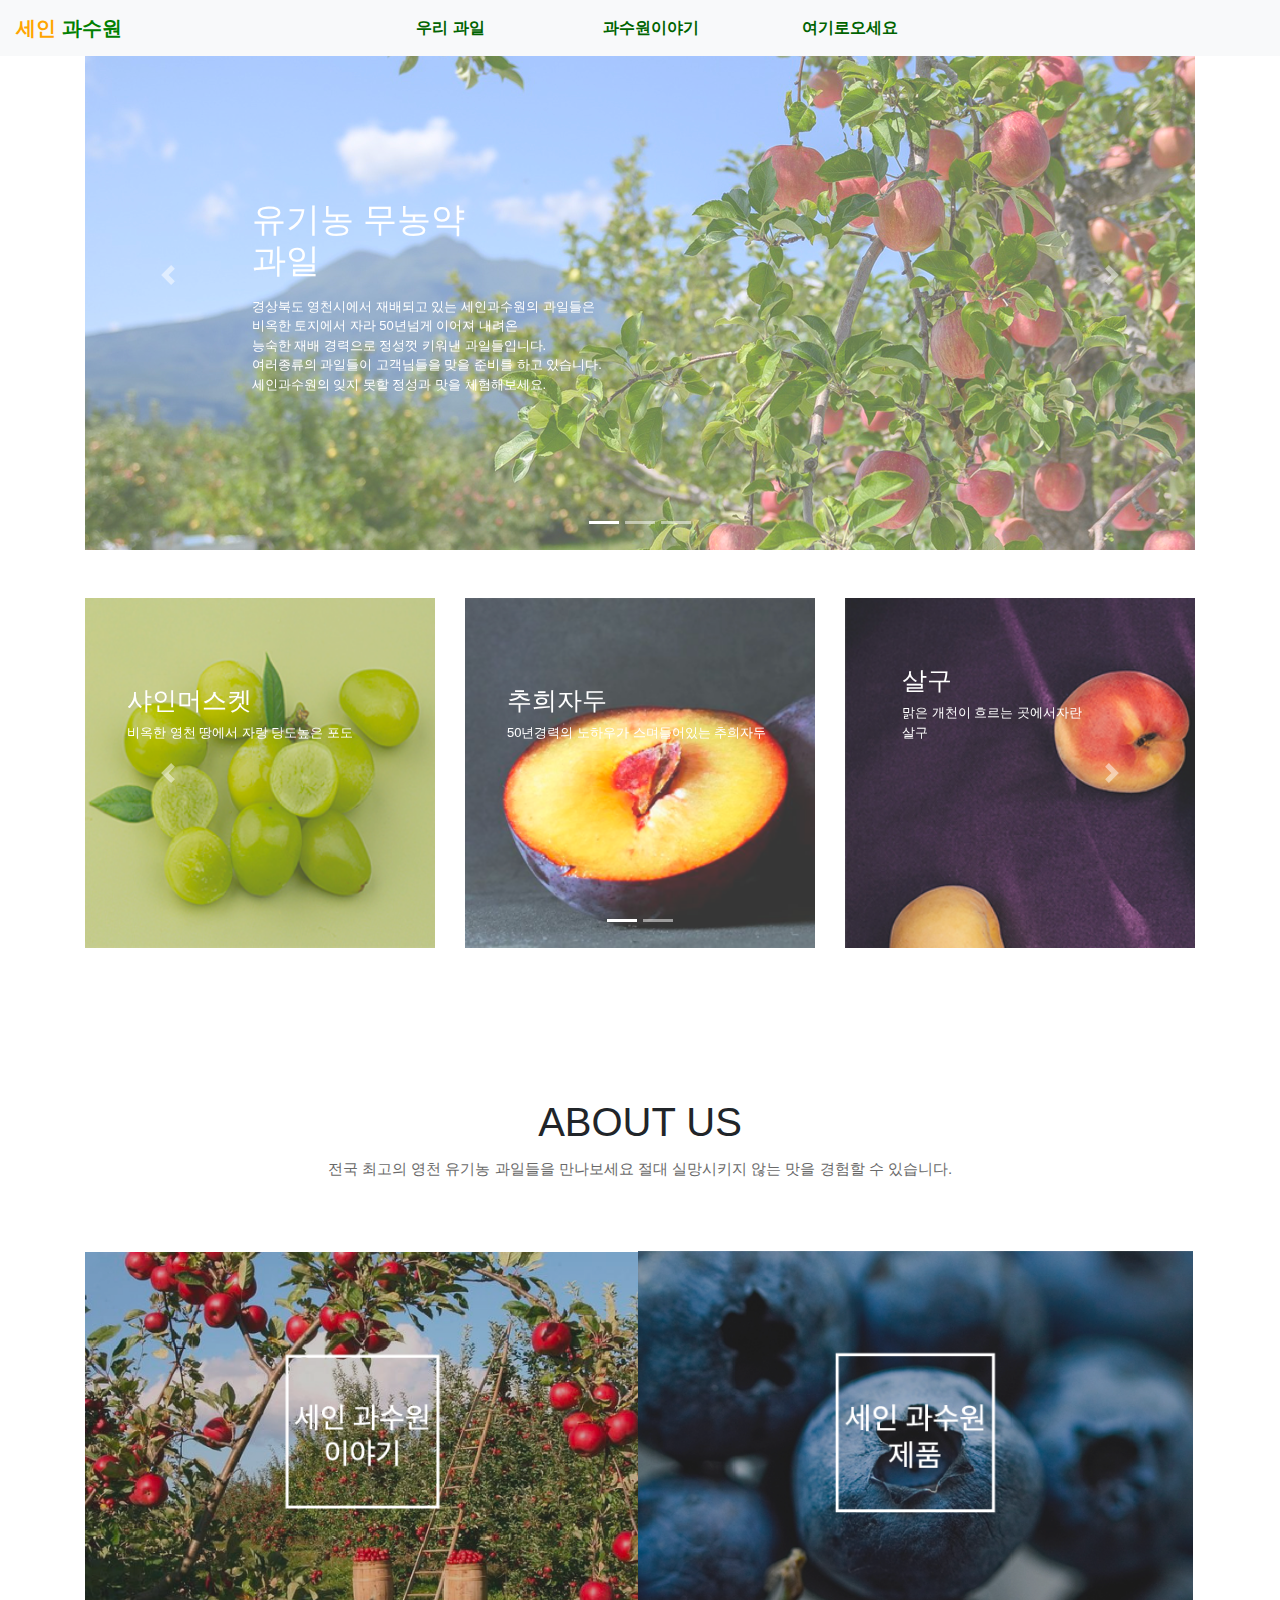
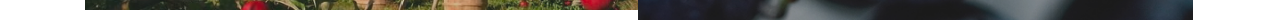
<file: fruit/index.html>
<!doctype html>
<html>
<head>
<meta charset="UTF-8">
<meta http-equiv="X-UA-Compatible" content="IE=edge">
<meta name="viewport" content="width=device-width, initial-scale=1.0">
<title>fruit</title>
<link href="../css/bootstrap-4.4.1.css" rel="stylesheet" type="text/css">
<link href="style.css" rel="stylesheet">
	
</head>
<body>
<div class="container-fluid">
  <div class="container">
    <nav class="navbar navbar-expand-lg navbar-light bg-light fixed-top"> <a class="navbar-brand" href="#">
  <span style="color: orange; font-weight: bold;">세인</span>
  <span style="color: green; font-weight: bold;">과수원</span>
</a>


      <button class="navbar-toggler" type="button" data-toggle="collapse" data-target="#navbarSupportedContent1" aria-controls="navbarSupportedContent1" aria-expanded="false" aria-label="Toggle navigation"> <span class="navbar-toggler-icon"></span></button>
    
<div class="collapse navbar-collapse" id="navbarSupportedContent1" style="text-align: center; font-weight: bold; margin-right: 70px">
  <ul class="navbar-nav mx-auto">
    
    <li class="nav-item active" style="margin-right: 90px"> <a class="nav-link" href="shop.html" style=color:darkgreen;>우리 과일&nbsp; <span class="sr-only">(current)</span></a></li>
    <li class="nav-item active" style="margin-right: 70px"> <a class="nav-link" href="photo.html" style=color:darkgreen;>과수원이야기&nbsp;&nbsp; <span class="sr-only">(current)</span></a></li>
    <li class="nav-item active"> <a class="nav-link" href="here.html" style=color:darkgreen;>여기로오세요&nbsp;&nbsp; <span class="sr-only">(current)</span></a></li>
    <li class="nav-item active"> </li>
  </ul>
  <form class="form-inline my-2 my-lg-0">
  </form>
</div>
    </nav>
    <div id="carouselExampleIndicators1" class="carousel slide" data-ride="carousel" style="background-color: grey">
      <ol class="carousel-indicators">
        <li data-target="#carouselExampleIndicators1" data-slide-to="0" class="active"></li>
        <li data-target="#carouselExampleIndicators1" data-slide-to="1"></li>
        <li data-target="#carouselExampleIndicators1" data-slide-to="2"></li>
      </ol>
      <div class="carousel-inner" role="listbox">
        <div class="carousel-item active"> <img class="d-block mx-auto" src="images/main1.png" alt="First slide">
          <div class="carousel-caption" style="margin-bottom: 100px">
            <h5 class="text-left" style="font-size: 34px;">유기농 무농약 <p class="text-left">과일</p></h5>
            <p class="text-left" style="font-size: 13px">경상북도 영천시에서 재배되고 있는 세인과수원의 과일들은<br> 비옥한 토지에서 자라 50년넘게 이어져 내려온<br> 능숙한 재배 경력으로 정성껏 키워낸 과일들입니다. <br>여러종류의 과일들이 고객님들을 맞을 준비를 하고 있습니다.<br> 세인과수원의 잊지 못할 정성과 맛을 체험해보세요. </p>
          </div>
        </div>
        <div class="carousel-item"> <img class="d-block mx-auto" src="images/main2.png" alt="Second slide">
            <div class="carousel-caption" style="margin-bottom: 140px">
            <h5 class="text-left" style="font-size: 34px;">최첨단 <p class="text-left">시설</p></h5>
            <p class="text-left" style="font-size: 13px">저희 세인과수원은 현재 최고의 품질을 위하여<br> 최첨단 시설에서 과실을 재배하고 있습니다.<br> 이시대 한국 최고의 기술력으로 키워낸 과일을 맛보시길 바랍니다. </p>
          </div>
        </div>
        <div class="carousel-item"> <img class="d-block mx-auto" src="images/main3.png" alt="Third slide">
            <div class="carousel-caption" style="margin-bottom: 150px">
            <h5 class="text-left" style="font-size: 34px;">대규모 할인 행사중 <p class="text-left">최대30%</p></h5>
            <p class="text-left" style="font-size: 13px">품질좋은 사과를 값싼 가격에 맛보실 수 있는 기회입니다.<br> 절대 이번기회를 놓치지 마세요! </p>
          </div>
        </div>
      </div>
      <a class="carousel-control-prev" href="#carouselExampleIndicators1" role="button" data-slide="prev"> <span class="carousel-control-prev-icon" aria-hidden="true"></span> <span class="sr-only">Previous</span></a> <a class="carousel-control-next" href="#carouselExampleIndicators1" role="button" data-slide="next"> <span class="carousel-control-next-icon" aria-hidden="true"></span> <span class="sr-only">Next</span></a></div>
  </div>
</div>
<script src="../js/jquery-3.4.1.min.js"></script>
<script src="../js/popper.min.js"></script>
<script src="../js/bootstrap-4.4.1.js"></script>
	
	<br> <br>
	
	<div class="container">
  <div id="carouselExample" class="carousel slide" data-interval="0">
    <ol class="carousel-indicators">
      <li data-target="#carouselExample" data-slide-to="0" class="active"></li>
      <li data-target="#carouselExample" data-slide-to="1"></li>
   
    </ol>
    <div class="carousel-inner">
      <div class="carousel-item active">
        <div class="row">
          <div class="col-md-4">
			  
            <a href="grape.html"><img src="images/shine.png" class="d-block w-100" alt="..."></a>
<div class="carousel-caption" style="margin-bottom: 150px">
  <h5 class="text-left hover-effect" style="font-size: 25px;">샤인머스켓</h5>
            <p class="text-left" style="font-size: 13px">비옥한 영천 땅에서 자랑 당도높은 포도 </p>
        </div>
          </div>
          <div class="col-md-4">
            <a href="chu.html"><img src="images/plum.png" class="d-block w-100" alt="..."></a>
<div class="carousel-caption" style="margin-bottom: 150px">
  <h5 class="text-left hover-effect" style="font-size: 25px;">추희자두</h5>
            <p class="text-left" style="font-size: 13px">50년경력의 노하우가 스며들어있는 추희자두 </p>
        </div>
          </div>
          <div class="col-md-4">
            <a href="sal.html"><img src="images/apricot.png" class="d-block w-100" alt="..."></a>
<div class="carousel-caption" style="margin-bottom: 150px">
  <h5 class="text-left hover-effect col-xl-8" style="font-size: 25px;">살구</h5>
            <p class="text-left col-xl-10" style="font-size: 13px">맑은 개천이 흐르는 곳에서자란 살구 </p>
        </div>
          </div>
        </div>
      </div>
      <div class="carousel-item">
        <div class="row">
          <div class="col-md-4">
			  <a href="blue.html"> <img src="images/blue.png" class="d-block w-100" alt="..."> </a>
			  	  <div class="carousel-caption" style="margin-bottom: 150px">
            <h5 class="text-left hover-effect" style="font-size: 25px;">블루베리</h5>
            <p class="text-left" style="font-size: 13px">자그마한 텃밭에서 정성스럽게 키운 블루베리 </p>
          </div>
          </div>
          <div class="col-md-4">
			  <a href="apple.html"><img src="images/apple.png" class="d-block w-100" alt="..."></a>
			  	  <div class="carousel-caption" style="margin-bottom: 150px">
            <h5 class="text-left hover-effect" style="font-size: 25px;">아오리사과</h5>
            <p class="text-left" style="font-size: 13px">달달한 맛이 녹아있는 꿀사과 </p>
          </div>
          </div>
          <div class="col-md-4">
			  <a href="peach.html"> <img src="images/peach.png" class="d-block w-100" alt="..."></a>
			   <div class="carousel-caption" style="margin-bottom: 150px">
            <h5 class="text-left hover-effect" style="font-size: 25px;">천도복숭아</h5>
            <p class="text-left" style="font-size: 13px">최고의 당도를 자랑하는 천도복숭아 </p>
          </div>
          </div>
        </div>
      </div>
    </div>
    <a class="carousel-control-prev" href="#carouselExample" role="button" data-slide="prev">
      <span class="carousel-control-prev-icon" aria-hidden="true"></span>
      <span class="sr-only">Previous</span>
    </a>
    <a class="carousel-control-next" href="#carouselExample" role="button" data-slide="next">
      <span class="carousel-control-next-icon" aria-hidden="true"></span>
      <span class="sr-only">Next</span>
    </a>
  </div>
</div>

<script src="../js/jquery-3.4.1.min.js"></script>
<script src="../js/popper.min.js"></script>
<script src="../js/bootstrap-4.4.1.js"></script>
	
<br>
<br>
<br>
<br>
<br>
<br>
<div class="text-center" style="font-size: 40px; margin-bottom: -10px">
	 <p>ABOUT US</p>
	
	</div>
	
	<div class="text-center" style="font-size: 15px;  color:dimgray; margin-bottom:70px ">
	 <p>전국 최고의 영천 유기농 과일들을 만나보세요 절대 실망시키지 않는 맛을 경험할 수 있습니다.</p>
	
	</div>
	
<style>
  .image-container {
    width: 100%;
  }
  .image-container img {
    width: 100%;
  }
</style>

<div class="container">
  <div class="row no-gutters">
    <div class="col-md-6 d-flex justify-content-center offset-xl-0">
	  <a href="photo.html" class="image-container">
      <img src="images/sub1.png"  alt="이미지 1" style="max-width: 100%; height: auto; margin-bottom: "> 
			</a>
    </div>
    <div class="col-md-6 d-flex justify-content-center col-xl-6">
      <a href="shop.html" class="image-container">
        <img src="images/sub2.png" alt="이미지 2" style="max-width: 100%; height: auto; margin-left: -2px">
      </a>
    </div>
   
  </div>
</div>





	
	
</body>

</html>
</file>
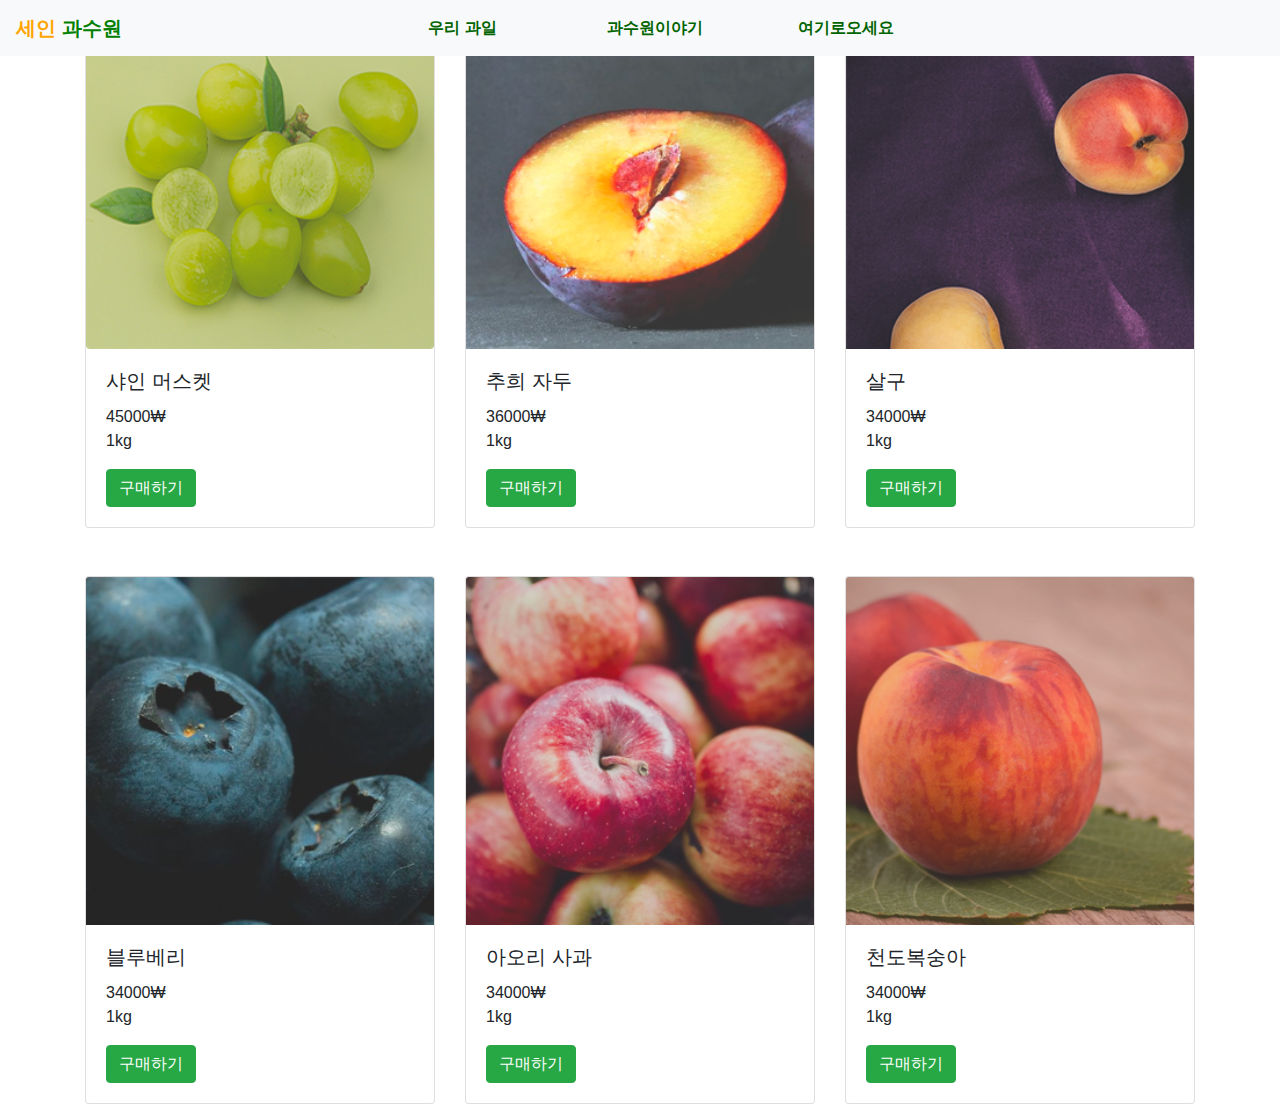
<file: fruit/shop.html>
<!doctype html>
<html>
<head>
<meta charset="UTF-8">
<meta http-equiv="X-UA-Compatible" content="IE=edge">
<meta name="viewport" content="width=device-width, initial-scale=1.0">
<title>fruit</title>
<link href="../css/bootstrap-4.4.1.css" rel="stylesheet" type="text/css">
	<link rel="stylesheet" href="https://stackpath.bootstrapcdn.com/bootstrap/4.5.2/css/bootstrap.min.css">
	</head>
<body>
	<div class="container-fluid">
  <div class="container">
    <nav class="navbar navbar-expand-lg navbar-light bg-light fixed-top"> <a class="navbar-brand" href="index.html">
  <span style="color: orange; font-weight: bold;">세인</span>
  <span style="color: green; font-weight: bold;">과수원</span>
</a>


      <button class="navbar-toggler" type="button" data-toggle="collapse" data-target="#navbarSupportedContent1" aria-controls="navbarSupportedContent1" aria-expanded="false" aria-label="Toggle navigation"> <span class="navbar-toggler-icon"></span></button>
    
<div class="collapse navbar-collapse" id="navbarSupportedContent1" style="text-align: center; font-weight: bold; margin-right: 70px">
  <ul class="navbar-nav mx-auto">
    
    <li class="nav-item active" style="margin-right: 90px"> <a class="nav-link" href="shop.html" style=color:darkgreen;>우리 과일&nbsp; <span class="sr-only">(current)</span></a></li>
    <li class="nav-item active" style="margin-right: 70px"> <a class="nav-link" href="photo.html" style=color:darkgreen;>과수원이야기&nbsp;&nbsp; <span class="sr-only">(current)</span></a></li>
    <li class="nav-item active"> <a class="nav-link" href="here.html" style=color:darkgreen;>여기로오세요&nbsp;&nbsp; <span class="sr-only">(current)</span></a></li>
    <li class="nav-item active"> </li>
  </ul>
  <form class="form-inline my-2 my-lg-0">
  </form>
</div>
    </nav>
</div>
</div>
<script src="../js/jquery-3.4.1.min.js"></script>
<script src="../js/popper.min.js"></script>
<script src="../js/bootstrap-4.4.1.js"></script>
	
 <div class="container">
    <div class="row">
      <div class="col-md-4 col-xl-4">
        <div class="card">
          <img src="images/shine.png" alt="Card image cap" class="card-img-top rounded">
          <div class="card-body">
            <h5 class="card-title">샤인 머스켓</h5>
            <p class="card-text">45000₩ <br>1kg</p>
            <a href="grape.html" class="btn btn-success">구매하기</a>
          </div>
        </div>
      </div>
      <div class="col-md-4 col-xl-4">
       <div class="card">
          <img class="card-img-top" src="images/plum.png" alt="Card image cap">
          <div class="card-body">
            <h5 class="card-title">추희 자두</h5>
            <p class="card-text">36000₩<br>1kg</p>
            <a href="chu.html" class="btn btn-success">구매하기</a>
         </div>
        </div>
      </div>
      <div class="col-md-4 col-xl-4">
        <!-- 오른쪽 카드 -->
		     <div class="card">
          <img class="card-img-top" src="images/apricot.png" alt="Card image cap">
          <div class="card-body">
            <h5 class="card-title">살구</h5>
            <p class="card-text">34000₩<br>1kg</p>
            <a href="sal.html" class="btn btn-success">구매하기</a>
          </div>
        </div>
      </div>
    </div>
  </div>
	<br> <br>
	<!--두번째 줄-->
	 <div class="container">
    <div class="row">
      <div class="col-md-4 col-xl-4">
        <div class="card">
          <img class="card-img-top" src="images/blue.png" alt="Card image cap">
          <div class="card-body">
            <h5 class="card-title">블루베리</h5>
            <p class="card-text">34000₩<br>1kg</p>
            <a href="blue.html" class="btn btn-success">구매하기</a>
          </div>
        </div>
      </div>
      <div class="col-md-4 col-xl-4">
       <div class="card">
          <img class="card-img-top" src="images/apple.png" alt="Card image cap">
          <div class="card-body">
            <h5 class="card-title">아오리 사과</h5>
            <p class="card-text">34000₩<br>1kg</p>
            <a href="apple.html" class="btn btn-success">구매하기</a>
          </div>
        </div>
      </div>
      <div class="col-md-4 col-xl-4">
        <!-- 오른쪽 카드 -->
		     <div class="card">
          <img class="card-img-top" src="images/peach.png" alt="Card image cap">
          <div class="card-body">
            <h5 class="card-title">천도복숭아</h5>
            <p class="card-text">34000₩<br>1kg</p>
            <a href="peach.html" class="btn btn-success">구매하기</a>
          </div>
        </div>
      </div>
    </div>
  </div>
</body>
	
</html>
</file>
<file: fruit/style.css>
@charset "UTF-8";
/* CSS Document */

import React, { useRef, useState } from "react";
// Import Swiper React components
import { Swiper, SwiperSlide } from "swiper/react";

// Import Swiper styles
import "swiper/css";
import "swiper/css/free-mode";
import "swiper/css/pagination";

import "./styles.css";

// import required modules
import { FreeMode, Pagination } from "swiper";

export default function App() {
  return (
    <>
      <Swiper
        slidesPerView={3}
        spaceBetween={30}
        freeMode={true}
        pagination={{
          clickable: true,
        }}
        modules={[FreeMode, Pagination]}
        className="mySwiper"
      >
        <SwiperSlide>Slide 1</SwiperSlide>
        <SwiperSlide>Slide 2</SwiperSlide>
        <SwiperSlide>Slide 3</SwiperSlide>
        <SwiperSlide>Slide 4</SwiperSlide>
        <SwiperSlide>Slide 5</SwiperSlide>
        <SwiperSlide>Slide 6</SwiperSlide>
        <SwiperSlide>Slide 7</SwiperSlide>
        <SwiperSlide>Slide 8</SwiperSlide>
        <SwiperSlide>Slide 9</SwiperSlide>
      </Swiper>
    </>
  );
}
.container .navbar.navbar-expand-lg.navbar-light.bg-light #navbarSupportedContent1 {
}

@media screen{
}

@media screen{
}

.hover-effect:hover {
  color: darkorange; /* 원하는 색상으로 변경하세요 */
  cursor: pointer;
}
p.hover-effect:hover {
  color: darkorange;
  cursor: pointer;
}
</file>
